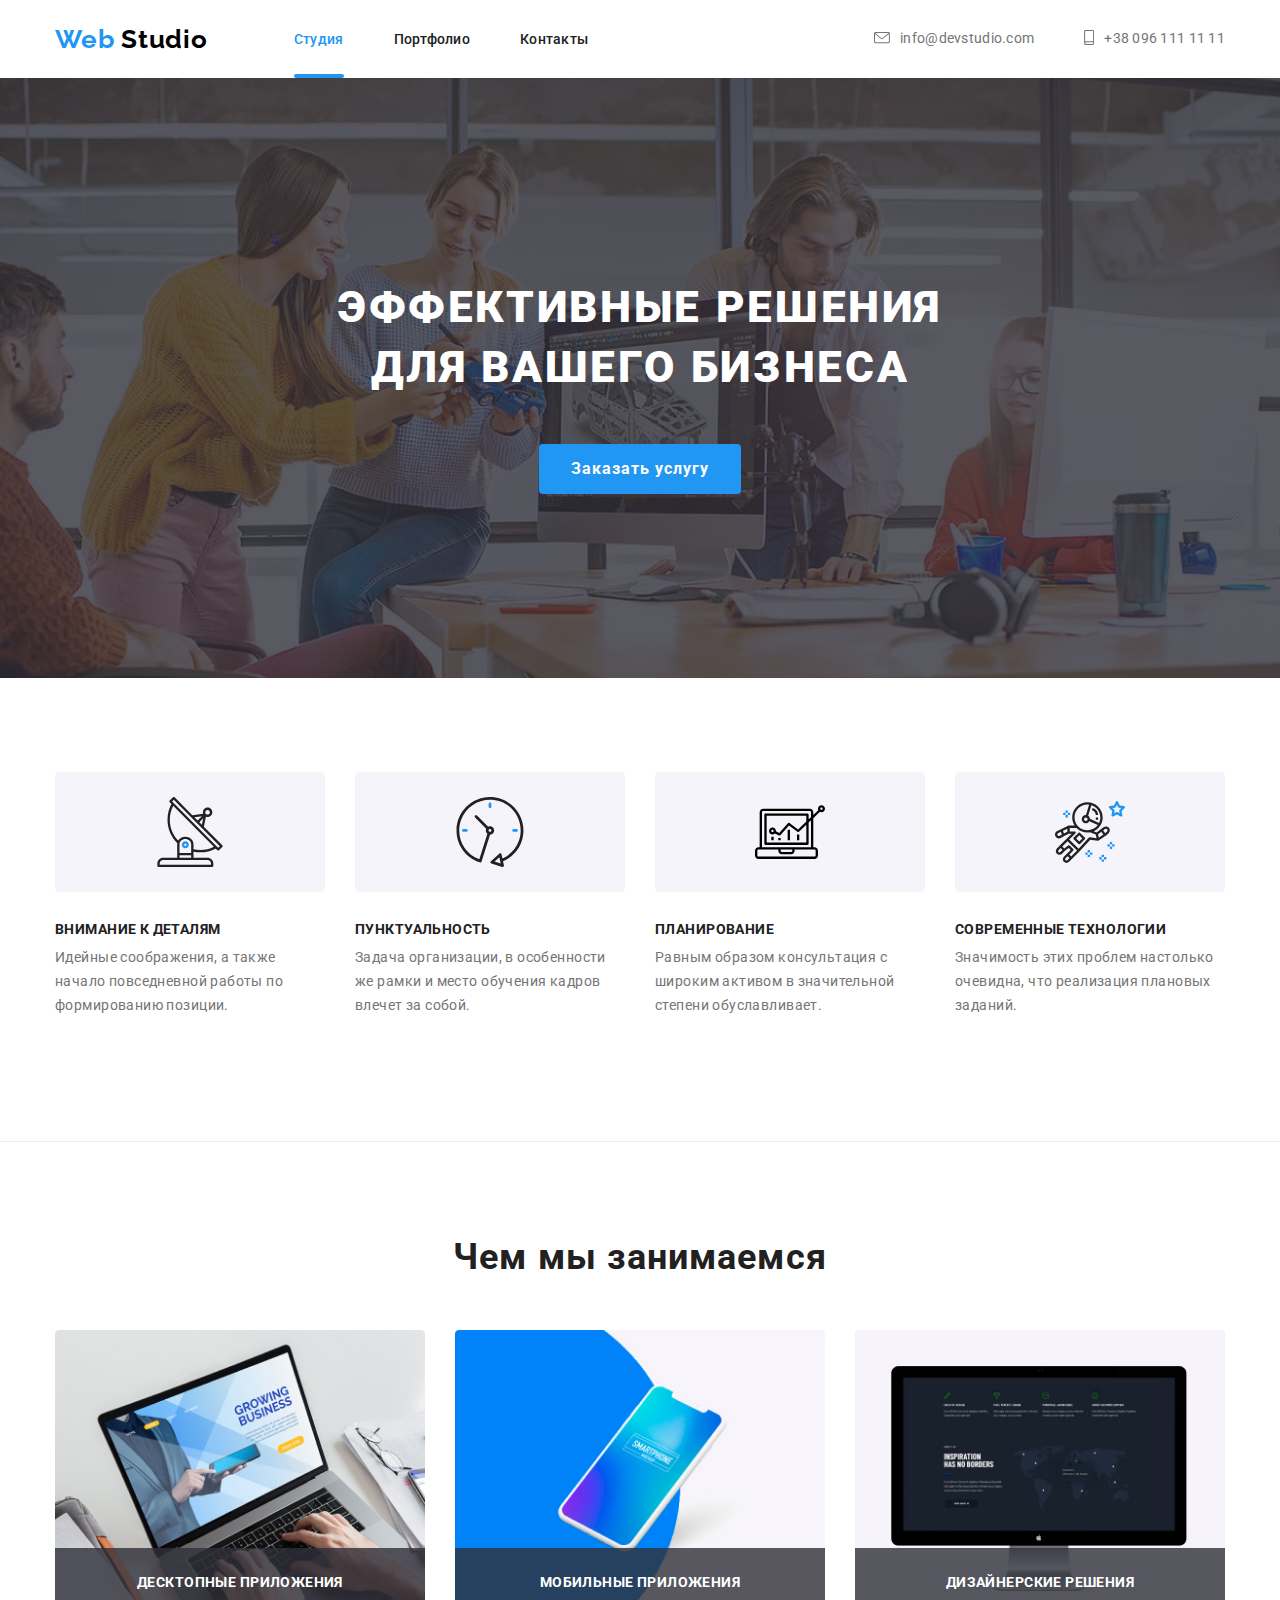
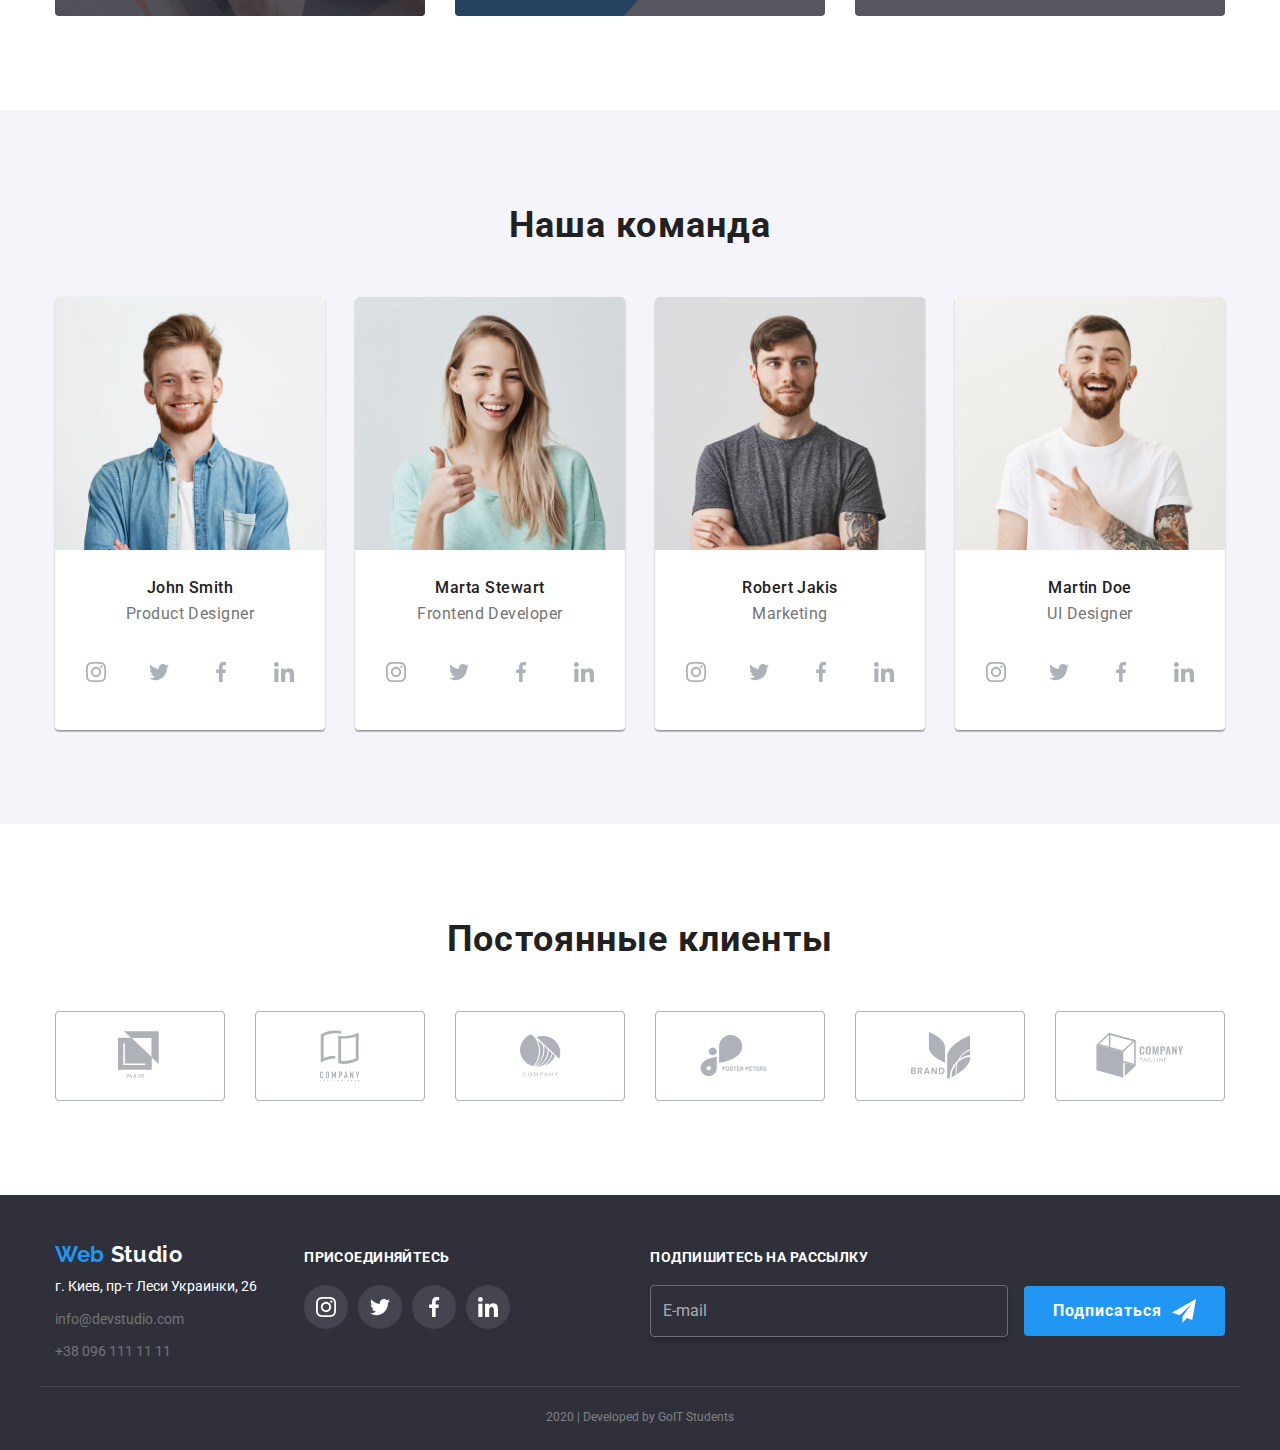
<file: index.html>
<!DOCTYPE html>
<html lang="ru">
  <head>
    <meta charset="UTF-8" />
    <meta name="viewport" content="width=device-width, initial-scale=1.0" />
    <title>Studiya</title>
    <link
      href="https://fonts.googleapis.com/css2?family=Raleway:wght@700&family=Roboto:wght@400;500;700;900&display=swap"
      rel="stylesheet"
    />
    <link
      rel="stylesheet"
      href="https://cdnjs.cloudflare.com/ajax/libs/modern-normalize/0.6.0/modern-normalize.min.css"
    />
    <link rel="stylesheet" href="./css/styles.css" />
    <link rel="stylesheet" href="./css/main.css" />
  </head>
  <body>
    <!--Шапка сайта-->
    <header class="page-header">
      <nav class="container main-nav">
        <a href="./index.html" class="logo link">
          <span class="logo-web">Web</span>
          <span class="logo-studio">Studio</span>
        </a>
        <ul class="site-nav list">
          <li class="studio item">
            <a href="./index.html" class="link current">Студия</a>
          </li>
          <li class="portfolio item">
            <a href="./portfolio.html" class="link">Портфолио</a>
          </li>
          <li class="contact item">
            <a href="" class="link">Контакты </a>
          </li>
        </ul>
        <ul class="cont-nav list">
          <li class="item">
            <a href="mailto:info@devstudio.com" class="mail link">
              <svg class="icon-mail" width="16" height="12">
                <use href="./img/symbol-defs.svg#icon-email"></use>
              </svg>
              info@devstudio.com</a
            >
          </li>
          <li class="item">
            <a href="tel:+380961111111" class="phone link">
              <svg class="icon-phone" width="10" height="15">
                <use href="./img/symbol-defs.svg#icon-phone"></use>
              </svg>
              +38 096 111 11 11</a
            >
          </li>
        </ul>
      </nav>
    </header>
    <main>
      <!-- Герой -->
      <section class="hero overlay">
        <div class="hero-item">
          <h1 class="hero-title">эффективные решения для вашего бизнеса</h1>
          <button class="button primary" data-open-modal>
            Заказать услугу
          </button>
        </div>
      </section>
      <!--Преимущества-->
      <section class="section advant">
        <div class="container">
          <h2 class="visually-hidden">Преимущества</h2>
          <ul class="advant-list list">
            <li class="advant-element">
              <div class="advant-item">
                <svg class="icon-advant">
                  <use href="./img/symbol-defs.svg#icon-antenna"></use>
                </svg>
              </div>
              <h3 class="advant-title">Внимание к деталям</h3>
              <p class="advant-text">
                Идейные соображения, а также начало повседневной работы по
                формированию позиции.
              </p>
            </li>
            <li class="advant-element">
              <div class="advant-item">
                <svg class="icon-advant">
                  <use href="./img/symbol-defs.svg#icon-clock"></use>
                </svg>
              </div>
              <h3 class="advant-title">Пунктуальность</h3>
              <p class="advant-text">
                Задача организации, в особенности же рамки и место обучения
                кадров влечет за собой.
              </p>
            </li>
            <li class="advant-element">
              <div class="advant-item">
                <svg class="icon-advant">
                  <use href="./img/symbol-defs.svg#icon-diagram"></use>
                </svg>
              </div>
              <h3 class="advant-title">Планирование</h3>
              <p class="advant-text">
                Равным образом консультация с широким активом в значительной
                степени обуславливает.
              </p>
            </li>
            <li class="advant-element">
              <div class="advant-item">
                <svg class="icon-advant">
                  <use href="./img/symbol-defs.svg#icon-astronaut"></use>
                </svg>
              </div>
              <h3 class="advant-title">Современные технологии</h3>
              <p class="advant-text">
                Значимость этих проблем настолько очевидна, что реализация
                плановых заданий.
              </p>
            </li>
          </ul>
        </div>
      </section>
      <!-- Чем мы занимаемся -->
      <section class="section doing">
        <div class="container">
          <h2>Чем мы занимаемся</h2>
          <ul class="doing-list list">
            <li class="doing-element">
              <div>
                <a href="">
                  <img
                    src="./img/studiya/desktop_applications.jpg"
                    alt="Десктопные приложения"
                    width="370"
                    height="294"
                  />
                </a>
                <p class="doing-text">
                  Десктопные приложения
                </p>
              </div>
            </li>
            <li class="doing-element">
              <a href="">
                <img
                  src="./img/studiya/mobile_applications.jpg"
                  alt="Мобильные приложения"
                  width="370"
                  height="294"
                />
              </a>
              <p class="doing-text">
                Мобильные приложения
              </p>
            </li>
            <li class="doing-element">
              <a href="">
                <img
                  src="./img/studiya/designe_applications.jpg"
                  alt="Дизайнерские решения"
                  width="370"
                  height="294"
                />
              </a>
              <p class="doing-text">
                Дизайнерские решения
              </p>
            </li>
          </ul>
        </div>
      </section>
      <!--Команда-->
      <section class="section team">
        <div class="container Team">
          <h2>Наша команда</h2>
          <ul class="team-list list">
            <li class="team-element">
              <img
                src="./img/studiya/john_smith.jpg"
                alt="На фото Джон Смит"
                width="270"
                height="260"
              />
              <h3 class="team-title">John Smith</h3>
              <p class="team-position">
                Product Designer
              </p>
              <ul class="slinks list">
                <li class="link-slink">
                  <a href="" class="slinks-item" aria-label="Инстаграм">
                    <svg class="icon-slink">
                      <use href="./img/symbol-defs.svg#icon-instagram"></use>
                    </svg>
                  </a>
                </li>
                <li class="link-slink">
                  <a href="" class="slinks-item" aria-label="Твитер">
                    <svg class="icon-slink">
                      <use href="./img/symbol-defs.svg#icon-twitter1"></use>
                    </svg>
                  </a>
                </li>
                <li class="link-slink">
                  <a href="" class="slinks-item" aria-label="Фейсбук">
                    <svg class="icon-slink">
                      <use href="./img/symbol-defs.svg#icon-facebook"></use>
                    </svg>
                  </a>
                </li>
                <li class="link-slink">
                  <a href="" class="slinks-item" aria-label="Линкедин">
                    <svg class="icon-slink">
                      <use href="./img/symbol-defs.svg#icon-linkedin"></use>
                    </svg>
                  </a>
                </li>
              </ul>
            </li>
            <li class="team-element">
              <img
                src="./img/studiya/marta_stewart.jpg"
                alt="На фото Марта Стевант"
                width="270"
                height="260"
              />
              <h3 class="team-title">Marta Stewart</h3>
              <p class="team-position">
                Frontend Developer
              </p>
              <ul class="slinks list">
                <li class="link-slink">
                  <a href="" class="slinks-item" aria-label="Инстаграм">
                    <svg class="icon-slink">
                      <use href="./img/symbol-defs.svg#icon-instagram"></use>
                    </svg>
                  </a>
                </li>
                <li class="link-slink">
                  <a href="" class="slinks-item" aria-label="Твитер">
                    <svg class="icon-slink">
                      <use href="./img/symbol-defs.svg#icon-twitter1"></use>
                    </svg>
                  </a>
                </li>
                <li class="link-slink">
                  <a href="" class="slinks-item" aria-label="Фейсбук">
                    <svg class="icon-slink">
                      <use href="./img/symbol-defs.svg#icon-facebook"></use>
                    </svg>
                  </a>
                </li>
                <li class="link-slink">
                  <a href="" class="slinks-item" aria-label="Линкедин">
                    <svg class="icon-slink">
                      <use href="./img/symbol-defs.svg#icon-linkedin"></use>
                    </svg>
                  </a>
                </li>
              </ul>
            </li>
            <li class="team-element">
              <img
                src="./img/studiya/robert_jakis.jpg"
                alt="На фото Роберт Джакис"
                width="270"
                height="260"
              />
              <h3 class="team-title">Robert Jakis</h3>
              <p class="team-position">
                Marketing
              </p>
              <ul class="slinks list">
                <li class="link-slink">
                  <a href="" class="slinks-item" aria-label="Инстаграм">
                    <svg class="icon-slink">
                      <use href="./img/symbol-defs.svg#icon-instagram"></use>
                    </svg>
                  </a>
                </li>
                <li class="link-slink">
                  <a href="" class="slinks-item" aria-label="Твитер">
                    <svg class="icon-slink" width="20" height="20">
                      <use href="./img/symbol-defs.svg#icon-twitter1"></use>
                    </svg>
                  </a>
                </li>
                <li class="link-slink">
                  <a href="" class="slinks-item" aria-label="Фейсбук">
                    <svg class="icon-slink" width="20" height="20">
                      <use href="./img/symbol-defs.svg#icon-facebook"></use>
                    </svg>
                  </a>
                </li>
                <li class="link-slink">
                  <a href="" class="slinks-item" aria-label="Линкедин">
                    <svg class="icon-slink">
                      <use href="./img/symbol-defs.svg#icon-linkedin"></use>
                    </svg>
                  </a>
                </li>
              </ul>
            </li>
            <li class="team-element">
              <img
                src="./img/studiya/martin_doe.jpg"
                alt="На фото Мартин Дое"
                width="270"
                height="260"
              />
              <h3 class="team-title">Martin Doe</h3>
              <p class="team-position">
                UI Designer
              </p>
              <ul class="slinks list">
                <li class="link-slink">
                  <a href="" class="slinks-item" aria-label="Инстаграм">
                    <svg class="icon-slink">
                      <use href="./img/symbol-defs.svg#icon-instagram"></use>
                    </svg>
                  </a>
                </li>
                <li class="link-slink">
                  <a href="" class="slinks-item" aria-label="Твитер">
                    <svg class="icon-slink">
                      <use href="./img/symbol-defs.svg#icon-twitter1"></use>
                    </svg>
                  </a>
                </li>
                <li class="link-slink">
                  <a href="" class="slinks-item" aria-label="Фейсбук">
                    <svg class="icon-slink">
                      <use href="./img/symbol-defs.svg#icon-facebook"></use>
                    </svg>
                  </a>
                </li>
                <li class="link-slink">
                  <a href="" class="slinks-item" aria-label="Линкедин">
                    <svg class="icon-slink">
                      <use href="./img/symbol-defs.svg#icon-linkedin"></use>
                    </svg>
                  </a>
                </li>
              </ul>
            </li>
          </ul>
        </div>
      </section>

      <!--Клиенты-->
      <section class="section klient">
        <div class="container">
          <h2>Постоянные клиенты</h2>
          <ul class="klient-list list">
            <li class="klient-element">
              <a href="" class="klient-item">
                <svg class="icon-klient" width="45" height="50">
                  <use href="./img/symbol-defs.svg#icon-client1"></use>
                </svg>
              </a>
            </li>
            <li class="klient-element">
              <a href="" class="klient-item">
                <svg class="icon-klient" width="40" height="52">
                  <use href="./img/symbol-defs.svg#icon-client2"></use>
                </svg>
                <!-- <img src="./img/studiya/client2.svg" alt="Клиент2" /> -->
              </a>
            </li>
            <li class="klient-element">
              <a href="" class="klient-item">
                <svg class="icon-klient" width="41" height="43">
                  <use href="./img/symbol-defs.svg#icon-client3"></use>
                </svg>
                <!-- <img src="./img/studiya/client3.svg" alt="Клиент3" /> -->
              </a>
            </li>
            <li class="klient-element">
              <a href="" class="klient-item">
                <svg class="icon-klient" width="80" height="42">
                  <use href="./img/symbol-defs.svg#icon-client4"></use>
                </svg>
                <!-- <img src="./img/studiya/client4.svg" alt="Клиент4" /> -->
              </a>
            </li>
            <li class="klient-element">
              <a href="" class="klient-item">
                <svg class="icon-klient" width="59" height="47">
                  <use href="./img/symbol-defs.svg#icon-client5"></use>
                </svg>
                <!-- <img src="./img/studiya/client5.svg" alt="Клиент5" /> -->
              </a>
            </li>
            <li class="klient-element">
              <a href="" class="klient-item">
                <svg class="icon-klient" width="88" height="45">
                  <use href="./img/symbol-defs.svg#icon-client6"></use>
                </svg>
                <!-- <img src="./img/studiya/client6.svg" alt="Клиент6" /> -->
              </a>
            </li>
          </ul>
        </div>
      </section>
      <!-- Модальное окно и форма "Заказать услугу" -->
      <div class="backdrop is-hidden" data-backdrop>
        <div class="modal">
          <button class="modal-close" data-close-modal>
            <svg class="icon-modal-button">
              <use href="./img/symbol-defs.svg#icon-icon-btn-modal"></use>
            </svg>
          </button>
          <form class="form js-form" id="modal-form">
            <p class="form-text">Оставьте свои данные, мы вам перезвоним</p>
            <div class="form-container">
              <label class="form-field">
                <input
                  type="text"
                  name="name"
                  class="form-input"
                  placeholder=" "
                />
                <span class="label-text">Имя</span>
                <span class="icon-input">
                  <svg class="icon-person">
                    <use href="./img/symbol-defs.svg#icon-person-black"></use>
                  </svg>
                </span>
              </label>

              <label class="form-field">
                <input
                  type="tel"
                  name="tel"
                  class="form-input"
                  placeholder=" "
                />
                <span class="label-text">Телефон</span>
                <span class="icon-input">
                  <svg class="icon-person">
                    <use href="./img/symbol-defs.svg#icon-phone-black"></use>
                  </svg>
                </span>
              </label>

              <label class="form-field">
                <input
                  type="email"
                  name="mail"
                  class="form-input"
                  placeholder=" "
                />
                <span class="label-text">Почта</span>
                <span class="icon-input">
                  <svg class="icon-person">
                    <use href="./img/symbol-defs.svg#icon-email-black"></use>
                  </svg>
                </span>
              </label>

              <label class="form-field">
                <textarea
                  name="comment"
                  placeholder=" "
                  class="form-input comment"
                ></textarea>
                <span class="label-text comment">Комментарий</span>
              </label>
            </div>
            <div class="form-policy">
              <label class="policy-text">
                <input type="checkbox" name="policy" class="policy-checkbox" />
                <span class="icon-checkbox"></span>
                Согласен с рассылкой и принимаю
                <a target="_blank" href="#" class="policy-text policy-link"
                  >Условия договора</a
                >
              </label>
            </div>
            <button type="submit" class="modal-button">Отправить</button>
          </form>
        </div>
      </div>
    </main>
    <!--Футер-->
    <footer>
      <div class="container page-footer">
        <div class="footer-address">
          <a href="./index.html" class="logo-footer link">
            <span class="logo-web">Web</span>
            <span class="logo-foot">Studio</span>
          </a>
          <address class="address-container">
            <p class="add">г. Киев, пр-т Леси Украинки, 26</p>
            <a href="mailto:info@devstudio.com" class="add-link link"
              >info@devstudio.com</a
            ><br />
            <a href="tel:+380961111111" class="add-link link"
              >+38 096 111 11 11</a
            >
          </address>
        </div>
        <div class="footer-slikns">
          <p class="slikns-text">присоединяйтесь</p>
          <ul class="slikns-list list">
            <li class="slikns-links">
              <a href="" class="icon-slinks" aria-label="Ссылка на instagram ">
                <svg class="icon-slink">
                  <use href="./img/symbol-defs.svg#icon-instagram"></use>
                </svg>
              </a>
            </li>
            <li class="slikns-links">
              <a href="" class="icon-slinks" aria-label="Ссылка на twitter ">
                <svg class="icon-slink">
                  <use href="./img/symbol-defs.svg#icon-twitter1"></use>
                </svg>
              </a>
            </li>
            <li class="slikns-links">
              <a href="" class="icon-slinks" aria-label="Ссылка на facebook ">
                <svg class="icon-slink">
                  <use href="./img/symbol-defs.svg#icon-facebook"></use>
                </svg>
              </a>
            </li>
            <li class="slikns-links">
              <a href="" class="icon-slinks" aria-label="Ссылка на linkedln ">
                <svg class="icon-slink">
                  <use href="./img/symbol-defs.svg#icon-linkedin"></use>
                </svg>
              </a>
            </li>
          </ul>
        </div>
        <div class="footer-subscription">
          <p class="slikns-text">подпишитесь на рассылку</p>
          <div class="sub-container">
            <form class="js-form" id="footer-form">
              <input type="email" class="email-input" placeholder="E-mail" />
              <button type="submit" class="button-secondary">
                Подписаться
                <svg class="icon-button" width="24" height="24">
                  <use href="./img/symbol-defs.svg#icon-icon_send"></use>
                </svg>
              </button>
            </form>
          </div>
        </div>
      </div>
      <p class="copyringht container">2020 | Developed by GoIT Students</p>
    </footer>
    <!-- Javascript для модального окна -->
    <script>
      const refs = {
        openModalBtn: document.querySelector('[data-open-modal]'),
        closeModalBtn: document.querySelector('[data-close-modal]'),
        backdrop: document.querySelector('[data-backdrop]'),
      };

      refs.openModalBtn.addEventListener('click', toggleModal);
      refs.closeModalBtn.addEventListener('click', toggleModal);

      refs.backdrop.addEventListener('click', logBackdropClick);

      function toggleModal() {
        refs.backdrop.classList.toggle('is-hidden');
      }

      function logBackdropClick() {
        console.log('Это клик в бекдроп');
      }
    </script>
    <!-- Javascript для модальной формы  -->
    <script>
      (() => {
        document.querySelector('.js-form').addEventListener('submit', e => {
          e.preventDefault();

          new FormData(e.currentTarget).forEach((value, name) =>
            console.log(`${name}: ${value}`),
          );

          e.currentTarget.reset();
        });
      })();
    </script>
  </body>
</html>
</file>
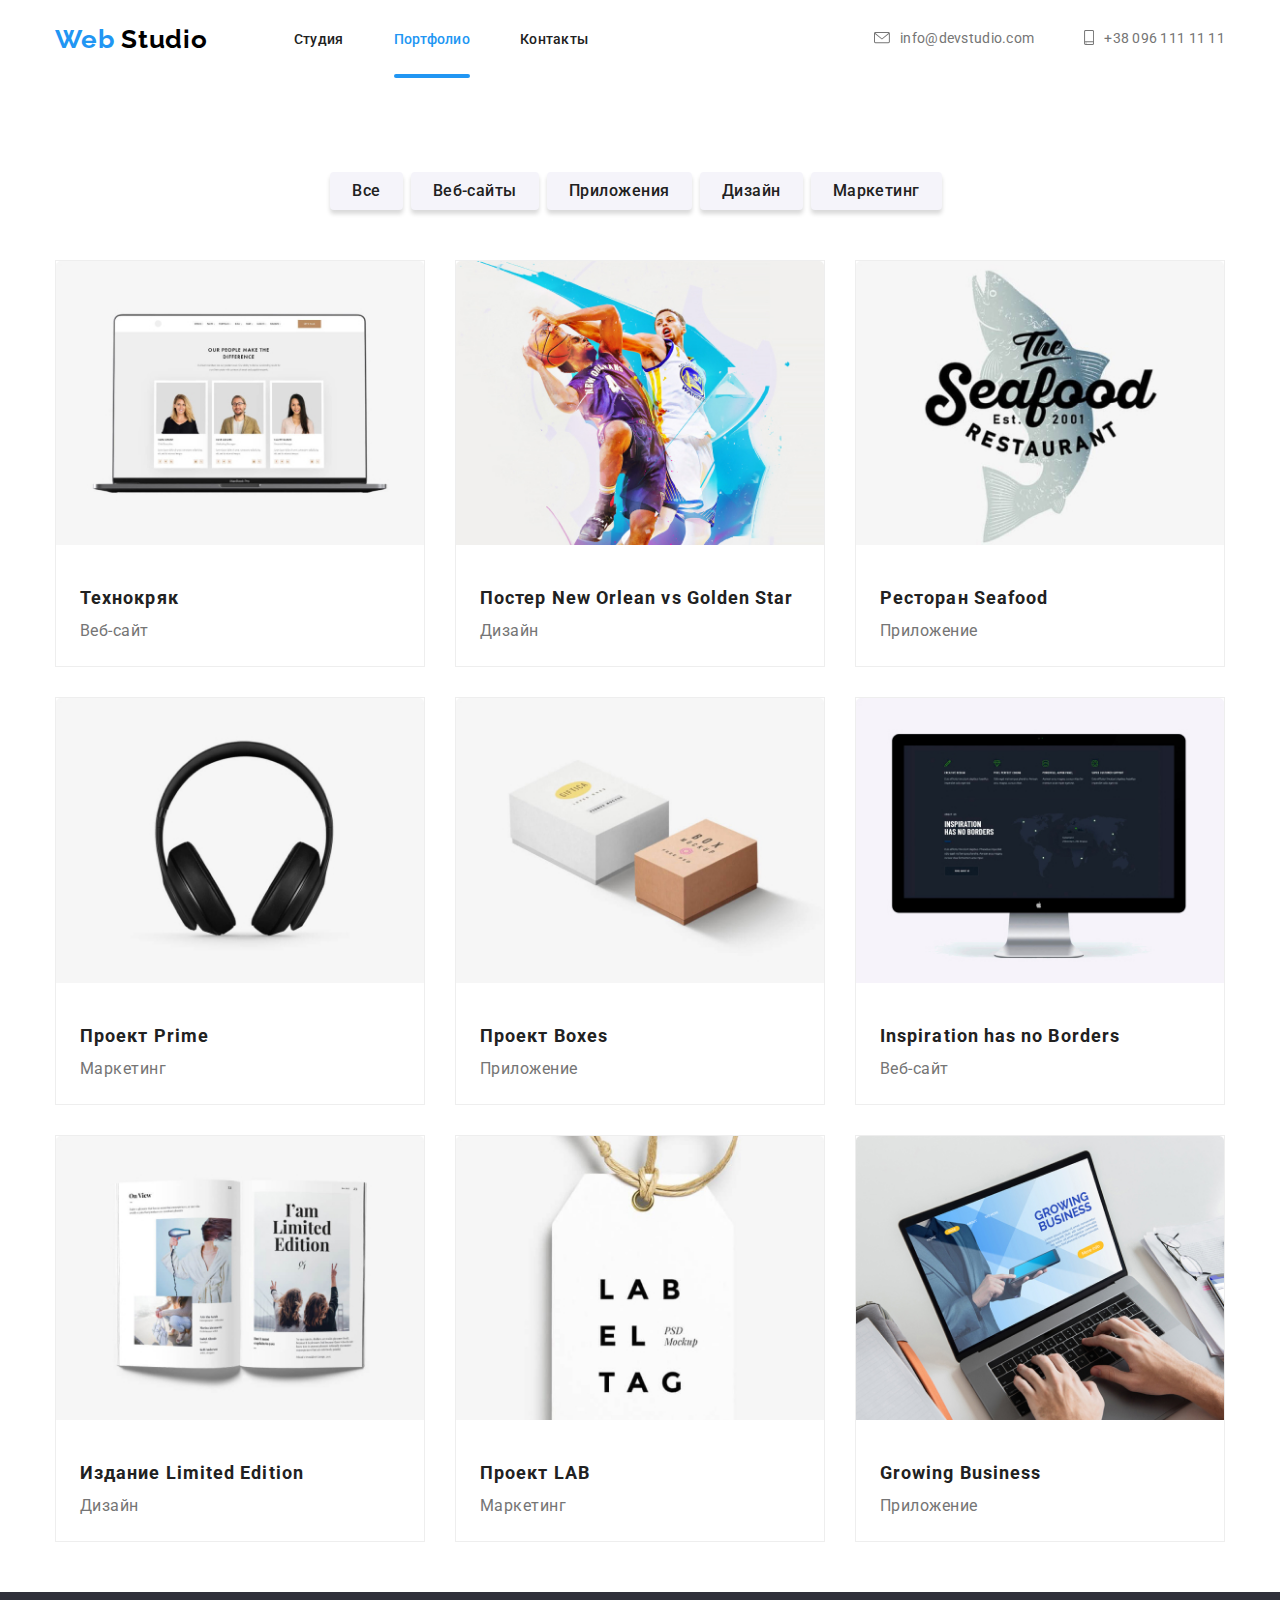
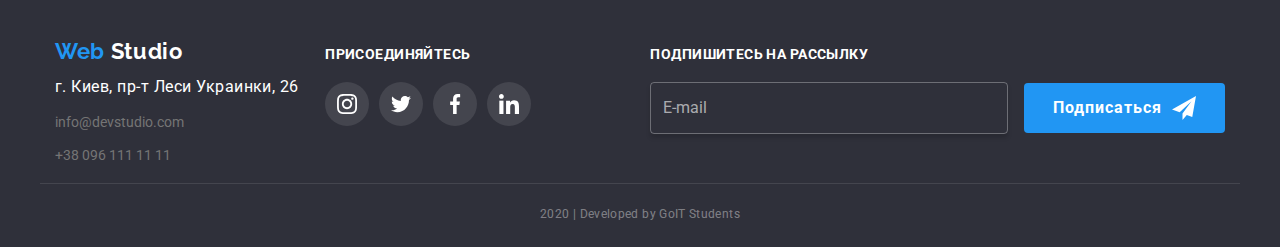
<file: portfolio.html>
<!DOCTYPE html>
<html lang="ru">
  <head>
    <meta charset="UTF-8" />
    <meta name="viewport" content="width=device-width, initial-scale=1.0" />
    <title>Portfolio</title>
    <link
      href="https://fonts.googleapis.com/css2?family=Raleway:wght@700&family=Roboto:wght@400;500;700;900&display=swap"
      rel="stylesheet"
    />
    <link
      rel="stylesheet"
      href="https://cdnjs.cloudflare.com/ajax/libs/modern-normalize/0.6.0/modern-normalize.min.css"
    />
    <link rel="stylesheet" href="./css/main.css" />
    <link rel="stylesheet" href="./css/portfolio.css" />
  </head>
  <body>
    <!--Шапка сайта-->
    <header class="page-header">
      <nav class="container main-nav">
        <a href="./index.html" class="logo link">
          <span class="logo-web">Web</span>
          <span class="logo-studio">Studio</span>
        </a>

        <ul class="site-nav list">
          <li class="studio item">
            <a href="./index.html" class="link">Студия</a>
          </li>
          <li class="portfolio item">
            <a href="./portfolio.html" class="link current">Портфолио</a>
          </li>
          <li class="contact item"><a href="" class="link">Контакты </a></li>
        </ul>

        <ul class="cont-nav list">
          <li class="item">
            <a href="mailto:info@devstudio.com" class="mail link">
              <svg class="icon-mail" width="16" height="12">
                <use href="./img/symbol-defs.svg#icon-email"></use>
              </svg>
              info@devstudio.com</a
            >
          </li>
          <li class="item">
            <a href="tel:+380961111111" class="phone link">
              <svg class="icon-phone" width="10" height="15">
                <use href="./img/symbol-defs.svg#icon-phone"></use>
              </svg>
              +38 096 111 11 11</a
            >
          </li>
        </ul>
      </nav>
    </header>
    <main>
      <section class="section project">
        <div class="container">
          <h1 class="visually-hidden">Наши проекты</h1>
          <ul class="project list">
            <li><button type="button" class="button">Все</button></li>
            <li>
              <button type="button" class="button">Веб-сайты</button>
            </li>
            <li>
              <button type="button" class="button">Приложения</button>
            </li>
            <li>
              <button type="button" class="button">Дизайн</button>
            </li>
            <li>
              <button type="button" class="button">Маркетинг</button>
            </li>
          </ul>
          <ul class="description list">
            <li class="description-item">
              <a href="" class="link-text">
                <div class="description-element">
                  <img
                    src="./img/portfolio/tehnokryak.jpg"
                    alt="Технокряк"
                    width="370"
                    height="294"
                  />
                  <p class="description-text">
                    Технокряк это современная площадка распространения
                    коронавируса.Компании используют эту платформу для цифрового
                    шпионажа и атак на защищённые сервера конкурентов.
                  </p>
                </div>
                <div class="project-title">
                  <h2>Технокряк</h2>
                  <p>
                    Веб-сайт
                  </p>
                </div>
              </a>
            </li>
            <li class="description-item">
              <a href="" class="link-text">
                <div class="description-element">
                  <img
                    src="./img/portfolio/poster_new_golden_starts.jpg"
                    alt="Два баскетболиста"
                    width="370"
                    height="294"
                  />
                  <p class="description-text">
                    Технокряк это современная площадка распространения
                    коронавируса.Компании используют эту платформу для цифрового
                    шпионажа и атак на защищённые сервера конкурентов.
                  </p>
                </div>
                <div class="project-title">
                  <h2>Постер New Orlean vs Golden Star</h2>
                  <p>Дизайн</p>
                </div>
              </a>
            </li>
            <li class="description-item">
              <a href="" class="link-text">
                <div class="description-element">
                  <img
                    src="./img/portfolio/seafood.jpg"
                    alt="Рыба"
                    width="370"
                    height="294"
                  />
                  <p class="description-text">
                    Технокряк это современная площадка распространения
                    коронавируса.Компании используют эту платформу для цифрового
                    шпионажа и атак на защищённые сервера конкурентов.
                  </p>
                </div>
                <div class="project-title">
                  <h2>Ресторан Seafood</h2>
                  <p>Приложение</p>
                </div>
              </a>
            </li>
            <li class="description-item">
              <a href="" class="link-text">
                <div class="description-element">
                  <img
                    src="./img/portfolio/project_prime.jpg"
                    alt="Наушники"
                    width="370"
                    height="294"
                  />
                  <p class="description-text">
                    Технокряк это современная площадка распространения
                    коронавируса.Компании используют эту платформу для цифрового
                    шпионажа и атак на защищённые сервера конкурентов.
                  </p>
                </div>
                <div class="project-title">
                  <h2>Проект Prime</h2>
                  <p>Маркетинг</p>
                </div>
              </a>
            </li>
            <li class="description-item">
              <a href="" class="link-text">
                <div class="description-element">
                  <img
                    src="./img/portfolio/progect_boxes.jpg"
                    alt="Два картонных коробка"
                    width="370"
                    height="294"
                  />
                  <p class="description-text">
                    Технокряк это современная площадка распространения
                    коронавируса.Компании используют эту платформу для цифрового
                    шпионажа и атак на защищённые сервера конкурентов.
                  </p>
                </div>
                <div class="project-title">
                  <h2>Проект Boxes</h2>
                  <p>Приложение</p>
                </div>
              </a>
            </li>
            <li class="description-item">
              <a href="" class="link-text">
                <div class="description-element">
                  <img
                    src="./img/portfolio/inspiration_has_no_borders.jpg"
                    alt="Монитор"
                    width="370"
                    height="294"
                  />
                  <p class="description-text">
                    Технокряк это современная площадка распространения
                    коронавируса.Компании используют эту платформу для цифрового
                    шпионажа и атак на защищённые сервера конкурентов.
                  </p>
                </div>
                <div class="project-title">
                  <h2>Inspiration has no Borders</h2>
                  <p>
                    Веб-сайт
                  </p>
                </div>
              </a>
            </li>
            <li class="description-item">
              <a href="" class="link-text">
                <div class="description-element">
                  <img
                    src="./img/portfolio/limited_edition.jpg"
                    alt="Книга"
                    width="370"
                    height="294"
                  />
                  <p class="description-text">
                    Технокряк это современная площадка распространения
                    коронавируса.Компании используют эту платформу для цифрового
                    шпионажа и атак на защищённые сервера конкурентов.
                  </p>
                </div>
                <div class="project-title">
                  <h2>Издание Limited Edition</h2>
                  <p>
                    Дизайн
                  </p>
                </div>
              </a>
            </li>
            <li class="description-item">
              <a href="" class="link-text">
                <div class="description-element">
                  <img
                    src="./img/portfolio/project_lab.jpg"
                    alt="Проект лаб"
                    width="370"
                    height="294"
                  />
                  <p class="description-text">
                    Технокряк это современная площадка распространения
                    коронавируса.Компании используют эту платформу для цифрового
                    шпионажа и атак на защищённые сервера конкурентов.
                  </p>
                </div>
                <div class="project-title">
                  <h2>Проект LAB</h2>
                  <p>
                    Маркетинг
                  </p>
                </div>
              </a>
            </li>
            <li class="description-item">
              <a href="" class="link-text">
                <div class="description-element">
                  <img
                    src="./img/portfolio/growing_business.jpg"
                    alt="Ноутбук"
                    width="370"
                    height="294"
                  />
                  <p class="description-text">
                    Технокряк это современная площадка распространения
                    коронавируса.Компании используют эту платформу для цифрового
                    шпионажа и атак на защищённые сервера конкурентов.
                  </p>
                </div>
                <div class="project-title">
                  <h2>Growing Business</h2>
                  <p>
                    Приложение
                  </p>
                </div>
              </a>
            </li>
          </ul>
        </div>
      </section>
    </main>
    <footer>
      <div class="container page-footer">
        <div class="footer-address">
          <a href="./index.html" class="logo-footer link">
            <span class="logo-web">Web</span>
            <span class="logo-foot">Studio</span>
          </a>
          <address class="address-container">
            <p class="add">г. Киев, пр-т Леси Украинки, 26</p>
            <a href="mailto:info@devstudio.com" class="add-link link"
              >info@devstudio.com</a
            ><br />
            <a href="tel:+380961111111" class="add-link link"
              >+38 096 111 11 11</a
            >
          </address>
        </div>
        <div class="footer-slikns">
          <p class="slikns-text">присоединяйтесь</p>
          <ul class="slikns-list list">
            <li class="slikns-links">
              <a href="" class="icon-slinks" aria-label="Ссылка на instagram ">
                <svg class="icon-slink">
                  <use href="./img/symbol-defs.svg#icon-instagram"></use>
                </svg>
              </a>
            </li>
            <li class="slikns-links">
              <a href="" class="icon-slinks" aria-label="Ссылка на twitter ">
                <svg class="icon-slink">
                  <use href="./img/symbol-defs.svg#icon-twitter1"></use>
                </svg>
              </a>
            </li>
            <li class="slikns-links">
              <a href="" class="icon-slinks" aria-label="Ссылка на facebook ">
                <svg class="icon-slink">
                  <use href="./img/symbol-defs.svg#icon-facebook"></use>
                </svg>
              </a>
            </li>
            <li class="slikns-links">
              <a href="" class="icon-slinks" aria-label="Ссылка на linkedln ">
                <svg class="icon-slink">
                  <use href="./img/symbol-defs.svg#icon-linkedin"></use>
                </svg>
              </a>
            </li>
          </ul>
        </div>
        <div class="footer-subscription">
          <p class="slikns-text">подпишитесь на рассылку</p>
          <div class="sub-container">
            <form class="js-form" id="footer-form">
              <input type="email" class="email-input" placeholder="E-mail" />
              <button type="submit" class="button-secondary">
                Подписаться
                <svg class="icon-button" width="24" height="24">
                  <use href="./img/symbol-defs.svg#icon-icon_send"></use>
                </svg>
              </button>
            </form>
          </div>
        </div>
      </div>
      <p class="copyringht container">2020 | Developed by GoIT Students</p>
    </footer>
  </body>
</html>
</file>
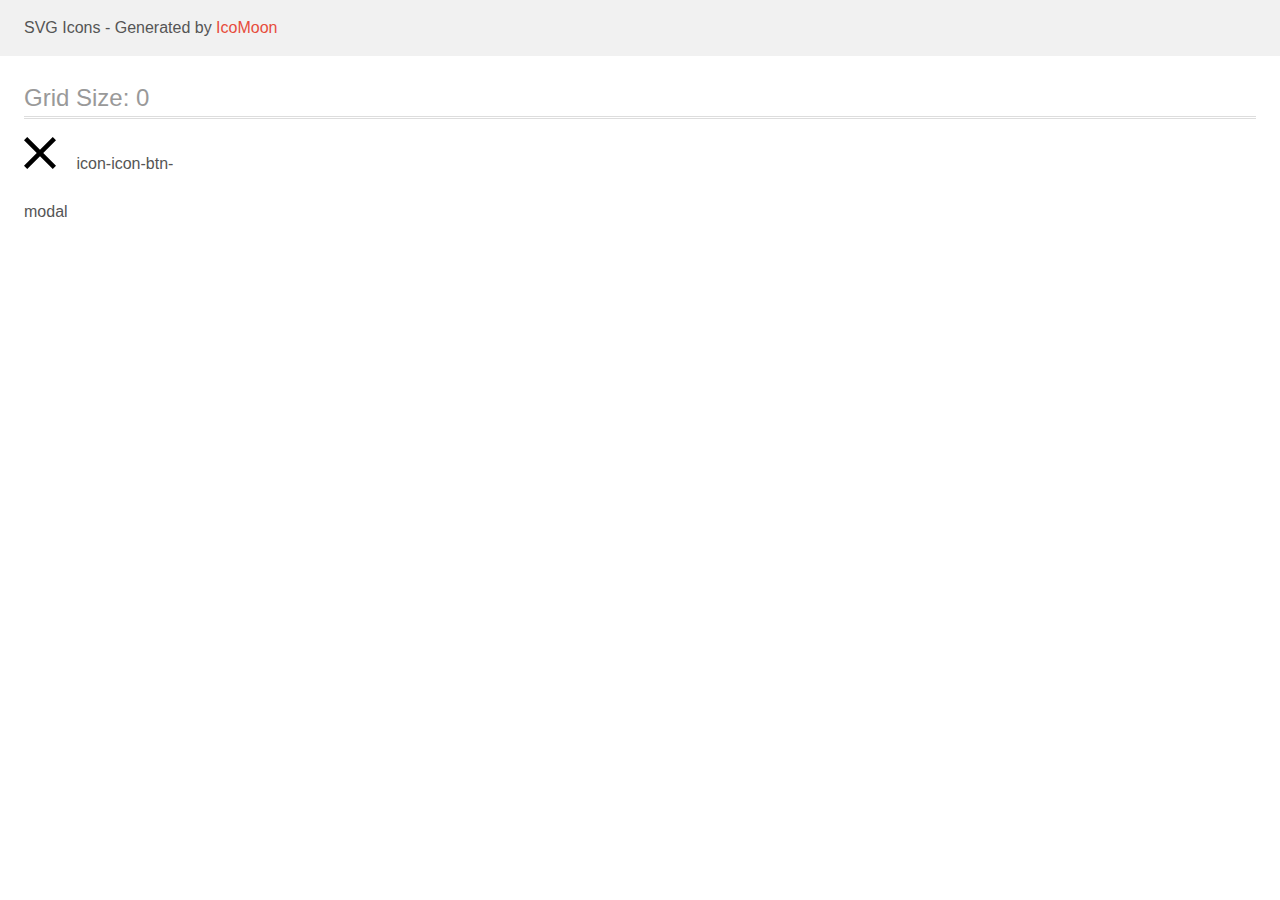
<file: img/icomoon (1)/demo.html>
<!doctype html>
<html>
<head>
    <title>IcoMoon - SVG Icons</title>
    <meta charset="utf-8">
    <meta name="viewport" content="width=device-width, initial-scale=1">
    <link rel="stylesheet" href="demo-files/demo.css">
    <link rel="stylesheet" href="style.css">
</head>
<body>
<svg aria-hidden="true" style="position: absolute; width: 0; height: 0; overflow: hidden;" version="1.1" xmlns="http://www.w3.org/2000/svg" xmlns:xlink="http://www.w3.org/1999/xlink">
<defs>
<symbol id="icon-icon-btn-modal" viewBox="0 0 32 32">
<path d="M32 3.223l-3.223-3.223-12.777 12.777-12.777-12.777-3.223 3.223 12.777 12.777-12.777 12.777 3.223 3.223 12.777-12.777 12.777 12.777 3.223-3.223-12.777-12.777 12.777-12.777z"></path>
</symbol>
</defs>
</svg>

<header class="bgc1 clearfix">
<div class="mhl">
    <p>SVG Icons - Generated by <a href="https://icomoon.io/app">IcoMoon</a></p>
</div>
</header>
    <div class="clearfix mhl ptl">
        <h1 class="mvm mtn fgc1">Grid Size: 0</h1>
        <div class="glyph fs1">
            <div class="clearfix pbs">
                <svg class="icon icon-icon-btn-modal"><use xlink:href="#icon-icon-btn-modal"></use></svg><span class="name"> icon-icon-btn-modal</span>
            </div>
        </div>
  </div>
<script defer src="svgxuse.js"></script>
</body>
</html>
</file>
<file: css/styles.css>
/* основной цвет + номер телефона в шапке #757575 */
/* цвет акцент #2196F3 */
/* белый #ffffff */
/* цвет заголовков #212121 */
/* футер rgba(255,255,255,0.6) */

body {
  font-family: Roboto, sans-serif;
  background-color: var(--accent-color);
  color: var(--primary-text-color);
}
/* Навигация сайта */
.site-nav .link {
  font-weight: 500;
  font-size: 14px;
  line-height: 1;
  letter-spacing: 0.02em;
  color: var(--title-text-color);
}
.link:hover,
.studio :hover,
.portfolio:hover,
.contact:hover {
  color: var(--accent-text-color);
}

/* Герой */

.hero {
  background-color: rgba(47, 48, 58, 0.8);
  /* outline: 2px solid tomato; */
  text-align: center;
  padding-top: 0;
  padding-bottom: 0;
}
.hero-item {
  margin-left: auto;
  margin-right: auto;
  padding-top: 200px;
  text-align: center;
}
.hero-title {
  width: 646px;
  margin-right: auto;
  margin-left: auto;
  margin-top: 0;
  margin-bottom: 46px;
  font-weight: 900;
  font-size: 44px;
  line-height: 1.36;
  letter-spacing: 0.06em;
  text-transform: uppercase;
  color: var(--primary-white-color);
}
/* Фон с градиентом в секции герой */
.overlay {
  max-width: 1600px;
  height: 600px;
  margin-right: auto;
  margin-left: auto;
  background-image: linear-gradient(
      to right,
      rgba(47, 48, 58, 0.8),
      rgba(47, 48, 58, 0.8)
    ),
    url('../img/studiya/header_img.jpg');
  background-position: center;
  background-repeat: no-repeat;
}
.button.primary {
  border: none;
  font-weight: 700;
  font-size: 16px;
  line-height: 1.87;
  align-items: center;
  letter-spacing: 0.06em;
  color: var(--primary-white-color);
  background-color: var(--accent-text-color);
  text-decoration: none;
  border-radius: 4px;
  padding: 10px 32px;
  display: inline-flex;
  min-width: 200px;
  transition: all 250ms cubic-bezier(0.4, 0, 0.2, 1);
}
.button.primary:hover {
  background-color: var(--primary-white-color);
  color: var(--accent-text-color);
}

/* Наши преимущества */
.list {
  display: flex;
  flex-wrap: wrap;
  align-items: center;
}
.section h2 {
  margin: 0 0 50px;
  font-weight: 700;
  font-size: 36px;
  line-height: 1.2;
  text-align: center;
  letter-spacing: 0.03em;
  color: var(--title-text-color);
}
.advant {
  border-bottom: 1px solid #ececec;
}
.advant-element {
  margin: 0px 0px 30px;
}
.advant-item {
  background-color: #f5f4fa;
  height: 120px;
  border-radius: 4px;
  display: flex;
  justify-content: center;
  align-items: center;
}

.advant-title {
  margin-top: 30px;
  margin-bottom: 10px;
  font-weight: 700;
  font-size: 14px;
  line-height: 1;
  letter-spacing: 0.03em;
  text-transform: uppercase;
  color: var(--title-text-color);
}
.advant-text {
  margin-top: 0;
  margin-bottom: 0px;
  font-weight: 400;
  font-size: 14px;
  line-height: 1.7;
  letter-spacing: 0.03em;
}
.advant-element:not(:last-child) {
  margin-right: 30px;
}
.icon-advant {
  width: 70px;
  height: 70px;
}
.list .advant-element {
  /* width: 270px; */
  width: calc((100% - 30px * 3) / 4);
}
.list .advant-list {
  display: flex;
}
/* Чем мы занимаемся */
.doing-text {
  position: absolute;
  bottom: 0;
  left: 0;
  width: 100%;
  margin-top: 0px;
  margin-bottom: 0px;
  padding: 27px;
  font-weight: 700;
  font-size: 14px;
  line-height: 1;
  text-align: center;
  letter-spacing: 0.03em;
  text-transform: uppercase;
  background: rgba(47, 48, 58, 0.8);
  border-radius: 0px 0px 4px 4px;
  color: var(--primary-white-color);
}
.doing-element:not(:last-child) {
  margin-right: 30px;
}
.list .doing-element {
  position: relative;
  width: calc((100% - 30px * 2) / 3);
  border-radius: 0px 0px 4px 4px;
}
/* Наша команда */
.team {
  background-color: var(--accent-section-color);
}
.team-position {
  margin-top: 0;
  margin-bottom: 28px;
  font-weight: 400;
  font-size: 16px;
  line-height: 1;
  letter-spacing: 0.03em;
  columns: var(--primary-text-color);
}
.team-title {
  margin-bottom: 10px;
  margin-top: 30px;
  font-weight: 500;
  font-size: 16px;
  line-height: 1;
  letter-spacing: 0.03em;
  color: var(--title-text-color);
}
.list .team-element {
  background-color: var(--primary-white-color);
  width: calc((100% - 30px * 3) / 4);
  text-align: center;
  box-shadow: 0px 2px 1px rgba(0, 0, 0, 0.2), 0px 1px 1px rgba(0, 0, 0, 0.14),
    0px 1px 3px rgba(0, 0, 0, 0.12);
  border-radius: 4px;
}
.team-element:not(:last-child) {
  margin-right: 30px;
}

.list .slinks {
  justify-content: space-evenly;
  padding-bottom: 36px;
}
/* Добавляет фон для иконок соц.сетей в секции Команда */
.slinks .slinks-item {
  display: flex;
  justify-content: center;
  align-items: center;
  height: 44px;
  width: 44px;
  background-color: #ffffff;
  border-radius: 50%;
  transition: all 250ms cubic-bezier(0.4, 0, 0.2, 1);
}
.slinks .slinks-item:hover,
.slinks .slinks-item:focus {
  background-color: var(--accent-text-color);
  transform: scale(1.3);
}
.slinks .icon-slink {
  fill: var(--accent-icon-color);
  transition: fill 250ms cubic-bezier(0.4, 0, 0.2, 1);
}
.slinks .slinks-item:hover .icon-slink {
  fill: var(--primary-white-color);
  transform: scale(1.3);
}
/* Клиенты */
.klient-item {
  display: flex;
  justify-content: center;
  align-items: center;
  width: 170px;
  height: 90px;
  border: 1px solid #afb1b8;
  border-radius: 4px;
  transition: border-color 250ms cubic-bezier(0.4, 0, 0.2, 1),
    transform 250ms cubic-bezier(0.4, 0, 0.2, 1);
}
.klient-element:not(:last-child) {
  margin-right: 30px;
}
.klient-list .icon-klient {
  fill: #afb1b8;
  transition: fill 250ms cubic-bezier(0.4, 0, 0.2, 1),
    transform 250ms cubic-bezier(0.4, 0, 0.2, 1);
}

.klient-element:hover .klient-item {
  border-color: var(--accent-text-color);
  transform: scale(1.1);
}
.klient-item:hover .icon-klient {
  fill: var(--accent-text-color);
  transform: scale(1.1);
}
.klient-item:hover {
  border-color: var(--accent-text-color);
  transform: scale(1.1);
}
/* Оформление модального окна */
.backdrop {
  position: fixed;
  top: 0;
  right: 0;
  width: 100%;
  height: 100%;
  background-color: rgba(0, 0, 0, 0.2);
  transition: all 250ms cubic-bezier(0.4, 0, 0.2, 1);
}
.backdrop.is-hidden {
  opacity: 0;
  pointer-events: none;
  transform: scale(2);
}
.modal {
  position: absolute;
  top: 50%;
  left: 50%;
  transform: translate(-50%, -50%);
  min-width: 528px;
  min-height: 581px;
  background-color: #fff;
  box-shadow: 0px 2px 1px rgba(0, 0, 0, 0.2), 0px 1px 1px rgba(0, 0, 0, 0.14),
    0px 1px 3px rgba(0, 0, 0, 0.12);
  border-radius: 4px;
  transition: transform 250ms cubic-bezier(0.4, 0, 0.2, 1);
}
.form-text {
  font-weight: 700;
  font-size: 20px;
  line-height: 1.15;
  text-align: center;
  letter-spacing: 0.03em;
  color: var(--title-text-color);
  margin-bottom: 30px;
}
.form {
  padding: 40px;
}
.modal > .modal-close {
  position: absolute;
  top: 0;
  right: 0;
  width: 30px;
  height: 30px;
  border-radius: 50%;
  border-color: transparent;
  transform: translate(10px, -10px);
  background-color: var(--primary-white-color);
  box-shadow: 0px 2px 1px rgba(0, 0, 0, 0.2), 0px 1px 1px rgba(0, 0, 0, 0.14),
    0px 1px 3px rgba(0, 0, 0, 0.12);
  cursor: pointer;
  transition: transform 250ms cubic-bezier(0.4, 0, 0.2, 1);
}
.modal-close:hover,
.modal-close:focus {
  background-color: var(--accent-text-color);
}
.icon-modal-button {
  width: 11px;
  height: 11px;
  fill: black;
}
.label-text {
  position: absolute;
  top: 12px;
  left: 42px;
  font-size: 14px;
  line-height: 1.15;
  letter-spacing: 0.01em;
  color: var(--primary-text-color);
  transition: transform 250ms cubic-bezier(0.4, 0, 0.2, 1),
    color 250ms cubic-bezier(0.4, 0, 0.2, 1);
}
.modal-button {
  margin-left: auto;
  margin-right: auto;
  width: 200px;
  height: 50px;
  display: block;
  padding: 10px 56px;
  background-color: var(--accent-text-color);
  box-shadow: 0px 4px 4px rgba(0, 0, 0, 0.15);
  color: var(--primary-white-color);
  box-sizing: border-box;
  border-radius: 4px;
  border-color: transparent;
  transition: background-color 250ms cubic-bezier(0.4, 0, 0.2, 1),
    color 250ms cubic-bezier(0.4, 0, 0.2, 1);
  cursor: pointer;
}
.modal-button:hover,
.modal-button:focus {
  background-color: var(--accent-section-color);
  color: var(--accent-text-color);
  transition: background-color 250ms cubic-bezier(0.4, 0, 0.2, 1),
    color 250ms cubic-bezier(0.4, 0, 0.2, 1);
}
.form-field {
  position: relative;
  display: flex;
  flex-direction: column;
}
.form-field:not(:last-child) {
  margin-bottom: 28px;
}
.form-policy {
  text-align: center;
  margin-bottom: 30px;
}
.form-policy input {
  margin-right: 8px;
  vertical-align: middle;
}
.form-input {
  width: 448px;
  padding: 12px 16px 12px 42px;
  border: 1px solid rgba(33, 33, 33, 0.2);
  box-sizing: border-box;
  border-radius: 4px;
  font-size: 14px;
  outline-color: var(--accent-text-color);
  transition: border-color 250ms cubic-bezier(0.4, 0, 0.2, 1);
}
.form-input:hover,
.form-input:focus,
.form-input:not(:placeholder-shown) {
  border-color: var(--accent-text-color);
  transition: border-color 250ms cubic-bezier(0.4, 0, 0.2, 1);
}
.form-input:hover + .label-text,
.form-input:focus + .label-text,
.form-input:not(:placeholder-shown) + .label-text {
  color: var(--accent-text-color);
  transform: translate(-26px, -32px) scale(0.86);
  transition: transform 250ms cubic-bezier(0.4, 0, 0.2, 1),
    color 250ms cubic-bezier(0.4, 0, 0.2, 1);
}
.form-input:hover ~ .icon-input,
.form-input:focus ~ .icon-input,
.form-input:not(:placeholder-shown) ~ .icon-input {
  fill: var(--accent-text-color);
  transition: fill 250ms cubic-bezier(0.4, 0, 0.2, 1);
}
.form-input:hover + .comment,
.form-input:focus + .comment,
.form-input:not(:placeholder-shown) + .comment {
  color: var(--accent-text-color);
  transform: translateY(-32px) scale(0.86);
  transition: all 250ms cubic-bezier(0.4, 0, 0.2, 1);
}
.comment {
  left: 16px;
}
.form-field textarea {
  height: 120px;
  margin-bottom: 20px;
  padding: 12px 16px;
  resize: none;
}
.icon-person {
  width: 18px;
  height: 18px;
  vertical-align: middle;
}
.icon-input {
  position: absolute;
  top: 10px;
  left: 16px;
  pointer-events: none;
  transition: fill 250ms cubic-bezier(0.4, 0, 0.2, 1);
}
.policy-link {
  color: var(--accent-text-color);
}
.policy-text {
  display: inline-block;
  font-size: 14px;
  line-height: 1.7;
  letter-spacing: 0.03em;
}
/* Скрывает оригинальный чекбокс */
.policy-checkbox {
  position: absolute;
  width: 1px;
  height: 1px;
  margin: -1px;
  border: 0;
  padding: 0;
  clip: rect(0 0 0 0);
  overflow: hidden;
}
.icon-checkbox {
  display: inline-block;
  width: 15px;
  height: 15px;
  margin-right: 5px;
  border: 2px solid var(--title-text-color);
  border-radius: 2px;
  vertical-align: middle;
}
.policy-checkbox:checked + .icon-checkbox {
  background-color: var(--accent-text-color);
  background-image: url(../img/icon_check.svg);
  background-size: contain;
  background-origin: border-box;
  border-color: transparent;
  transform: scale(1.3);
  transition: transform 250ms cubic-bezier(0.4, 0, 0.2, 1);
}
</file>
<file: css/main.css>
/* основной цвет + номер телефона в шапке #757575 */
/* цвет акцент #2196F3 */
/* белый #ffffff */
/* цвет заголовков #212121 */
/* футер rgba(255,255,255,0.6) */

:root {
  --primary-text-color: #757575;
  --title-text-color: #212121;
  --accent-text-color: #2196f3;
  --primary-white-color: #ffffff;
  --accent-section-color: #f5f4fa;
  --accent-icon-color: #afb1b8;
}
/* html {
  box-sizing: border-box;
}
*,
*::before,
*::after {
  box-sizing: inherit;
} */

body {
  font-family: Roboto, sans-serif;
  background-color: var(--primary-white-color);
  color: var(--primary-text-color);
}
/* Утилиты */
.list {
  list-style: none;
  margin: 0;
  padding: 0;
}
.container {
  margin-left: auto;
  margin-right: auto;
  width: 1200px;
  padding-left: 15px;
  padding-right: 15px;
}
img {
  display: block;
  max-width: 100%;
  height: auto;
}
.section {
  padding-top: 94px;
  padding-bottom: 94px;
}
/* Скрывает ненужный элемент (скрытые заголовки) */
.visually-hidden {
  position: absolute;
  width: 1px;
  height: 1px;
  margin: -1px;
  border: 0;
  padding: 0;
  clip: rect(0 0 0 0);
  overflow: hidden;
}

p {
  margin: 0;
}
/* Main nav */
.main-nav {
  display: flex;
  align-items: center;
}

/*Логотип*/
.logo {
  font-family: Raleway, sans-serif;
  font-weight: 700;
  font-size: 26px;
  line-height: 1;
  letter-spacing: 0.03em;
  text-decoration: none;
}
.logo-footer {
  display: block;
  font-family: Raleway, sans-serif;
  font-weight: 700;
  font-size: 22px;
  line-height: 1;
  letter-spacing: 0.03em;
  text-decoration: none;
  margin-bottom: 10px;
}

.logo-web {
  color: var(--accent-text-color);
}
.logo-studio {
  color: black;
}
.logo-foot {
  color: var(--primary-white-color);
}
/* Навигация сайта */
.site-nav .link {
  display: inline-flex;
  padding-top: 32px;
  padding-bottom: 32px;

  color: var(--title-text-color);

  font-weight: 500;
  font-size: 14px;
  line-height: 1;
  letter-spacing: 0.02em;
  transition: color 250ms cubic-bezier(0.4, 0, 0.2, 1);
}

.site-nav {
  display: flex;
  margin-left: 86px;
}
.icon-mail {
  fill: var(--primary-text-color);
  margin-right: 10px;
  transition: fill 250ms cubic-bezier(0.4, 0, 0.2, 1);
}
.icon-phone {
  fill: var(--primary-text-color);
  margin-right: 10px;
  transition: fill 250ms cubic-bezier(0.4, 0, 0.2, 1);
}
.mail:hover .icon-mail,
.phone:hover .icon-phone,
.mail:focus .icon-mail,
.phone:focus .icon-phone {
  fill: var(--accent-text-color);
}

.site-nav .item + .item {
  margin-left: 50px;
}
.site-nav .item {
  position: relative;
}
/* Cont nav */
.cont-nav {
  display: inline-flex;
  align-items: center;
  margin-left: auto;
  font-size: 14px;
  letter-spacing: 0.02em;
}
.cont-nav .link {
  display: inline-flex;
  align-items: center;
  transition: color 250ms cubic-bezier(0.4, 0, 0.2, 1);
}
.cont-nav .item + .item {
  margin-left: 50px;
}
.link {
  text-decoration: none;
  color: var(--primary-text-color);
}
.site-nav .current {
  color: var(--accent-text-color);
}
.site-nav .link.current::after {
  content: '';
  position: absolute;
  width: 100%;
  height: 4px;
  left: 0;
  bottom: 0;
  background-color: var(--accent-text-color);
  border-radius: 2px;
}
.link:hover,
.link:focus,
.studio :hover,
.studio:focus,
.portfolio:hover,
.portfolio:focus,
.contact:hover {
  color: var(--accent-text-color);
}
.button-secondary {
  border: none;
  font-weight: 700;
  font-size: 16px;
  line-height: 1.87;
  align-items: center;
  letter-spacing: 0.06em;
  color: var(--primary-white-color);
  background-color: var(--accent-text-color);
  text-decoration: none;
  border-radius: 4px;
  margin-bottom: 50px;
  padding: 10px 29px;
  display: inline-flex;
  min-width: 200px;
  transition: all 250ms cubic-bezier(0.4, 0, 0.2, 1);
}
.button-secondary .icon-button {
  fill: var(--primary-white-color);
  transition: fill 250ms cubic-bezier(0.4, 0, 0.2, 1);
}
.button-secondary:hover,
.button-secondary:focus {
  background-color: var(--primary-white-color);
  color: var(--accent-text-color);
  fill: var(--accent-text-color);
}
.button-secondary:hover .icon-button {
  fill: var(--accent-text-color);
}
.icon-button {
  width: 24px;
  height: 24px;
  margin-left: 10px;
}
/* Футер */
footer {
  background-color: #2f303a;
  color: var(--primary-white-color);
}
.page-footer {
  display: flex;
  align-items: baseline;
  padding-top: 48px;
  justify-content: space-between;
}
.address-container {
  font-size: 14px;
  line-height: 1.7;
  font-style: normal;
}
.add {
  margin-top: 0;
  margin-bottom: 9px;
}
.add-link {
  display: inline-block;
  transition: color 250ms cubic-bezier(0.4, 0, 0.2, 1);
}
.add-link:not(:last-child) {
  margin-bottom: 9px;
}
.footer-slikns {
  padding-bottom: 21px;
  margin-right: 93px;
  font-weight: 700;
  font-size: 14px;
  line-height: 1.14;
  text-transform: uppercase;
}
/* Добавляет фон для иконок соц.сетей в футере */
.slikns-list .icon-slinks {
  display: flex;
  justify-content: center;
  align-items: center;
  width: 44px;
  height: 44px;
  background-color: rgba(255, 255, 255, 0.1);
  border-radius: 50%;
  transition: all 250ms cubic-bezier(0.4, 0, 0.2, 1);
}
.slikns-list .icon-slinks:hover,
.slikns-list .icon-slinks:focus {
  background-color: var(--accent-text-color);
  transform: scale(1.3);
}
.slikns-list .icon-slinks {
  fill: var(--primary-white-color);
  transition: all 250ms cubic-bezier(0.4, 0, 0.2, 1);
}
/* Добавление отступов каждому элементу списка соц.сетей */
.slikns-links:not(:last-child) {
  margin-right: 10px;
}
.slikns-text {
  margin-bottom: 21px;
  font-weight: 700;
  font-size: 14px;
  line-height: 1;
  letter-spacing: 0.03em;
  text-transform: uppercase;
}
.icon-slink {
  width: 20px;
  height: 20px;
}
.icon-slink:hover {
  transform: scale(1.3);
}
.email-input {
  margin-top: 0px;
  margin-bottom: 0px;
  margin-right: 12px;
  color: var(--primary-white-color);
  font-size: 16px;
  line-height: 1.87;
  display: inline-block;
  min-width: 358px;
  padding: 10px 58px 10px 12px;
  border-radius: 4px;
  border-style: solid;
  border: 1px solid rgba(255, 255, 255, 0.3);
  box-shadow: 0px 4px 4px rgba(0, 0, 0, 0.15);
  background-color: var(--foot-primery-color);
  border-image: initial;
}
.email-input::placeholder {
  color: rgba(255, 255, 255, 0.6);
}
.copyringht {
  color: rgba(255, 255, 255, 0.4);
  margin-top: 0;
  margin-bottom: 0;
  padding-top: 18px;
  padding-bottom: 21px;
  font-size: 12px;
  line-height: 2;
  text-align: center;
  border-top: 1px solid rgba(255, 255, 255, 0.1);
}
</file>
<file: css/portfolio.css>
h2 {
  margin-bottom: 0px;
  font-weight: 700;
  font-size: 18px;
  line-height: 2;
  letter-spacing: 0.06em;
  color: var(--title-text-color);
}
h1 {
  margin-top: 0;
  margin-bottom: 0px;
}
p {
  font-weight: 400;
  font-size: 16px;
  line-height: 1.87;
  letter-spacing: 0.03em;
}
.button:hover,
.button:focus {
  color: var(--primary-white-color);
  background-color: var(--accent-text-color);
  transform: scale(1.1);
}
.button {
  font-family: Roboto, sans-serif;
  font-weight: 500;
  font-size: 16px;
  line-height: 1.6;
  text-align: center;
  letter-spacing: 0.03em;
  color: var(--title-text-color);
  background: #f5f4fa;
  margin-right: 8px;
  border-radius: 4px;
  transition: all 250ms cubic-bezier(0.4, 0, 0.2, 1);
}
.list {
  list-style: none;
  display: flex;
  flex-wrap: wrap;
}
.description-element {
  position: relative;
  overflow: hidden;
}
.description-text {
  position: absolute;
  opacity: 0;
  top: 0;
  right: 0;
  width: 100%;
  height: 100%;
  padding: 63px 24px;
  font-size: 18px;
  line-height: 1.55;
  text-align: initial;
  background-color: rgba(33, 150, 243, 0.9);
  color: var(--primary-white-color);
  transform: translateY(100%);
  transition: all 250ms cubic-bezier(0.4, 0, 0.2, 1);
}
.description .description-item {
  width: calc((100% - 30px * 2) / 3);
  margin-right: 30px;
  margin-bottom: 30px;
  border: 1px solid #eeeeee;
  /* border-radius: 5px; */
}
.description .description-item:nth-child(3n) {
  margin-right: 0;
}
.description .description-item:nth-last-child(-n + 3) {
  margin-bottom: 0;
}
/* многослойная тень на карточках */
.description .description-item:hover {
  box-shadow: 1px 4px 6px rgba(0, 0, 0, 0.16), 0px 4px 4px rgba(0, 0, 0, 0.06),
    0px 1px 1px rgba(0, 0, 0, 0.12);
}
.description-item:hover .description-text {
  opacity: 1;
  transform: translateY(0);
}
.link-text {
  font-size: 18px;
  line-height: 1.5;
  letter-spacing: 0.03em;
  text-decoration: none;
  color: var(--primary-text-color);
}
.project {
  padding-bottom: 50px;
  text-align: center;
  justify-content: center;
}
.project img {
  display: block;
  /* border-radius: 5px 5px 0px 0px; */
}
.project .button {
  padding: 6px 22px 6px 22px;
  border: none;
  box-shadow: 0px 4px 4px rgba(0, 0, 0, 0.15);
}
.project-title {
  text-align: left;
  padding: 20px 24px;
}
</file>
<file: img/icomoon (1)/demo-files/demo.css>
body {
  padding: 0;
  margin: 0;
  font-family: sans-serif;
  font-size: 1em;
  line-height: 1.5;
  color: #555;
  background: #fff;
}
h1 {
  font-size: 1.5em;
  font-weight: normal;
  box-shadow: 0 1px #ddd, 0 2px #fff, 0 3px #ddd;
}
small {
  font-size: .66666667em;
}
a {
  color: #e74c3c;
  text-decoration: none;
}
a:hover, a:focus {
  box-shadow: 0 1px #e74c3c;
}
.bshadow0, input {
  box-shadow: inset 0 -2px #e7e7e7;
}
input:hover {
  box-shadow: inset 0 -2px #ccc;
}
input, fieldset {
  font-size: 1em;
  margin: 0;
  padding: 0;
  border: 0;
}
input {
  color: inherit;
  line-height: 1.5;
  height: 1.5em;
  padding: .25em 0;
}
input:focus {
  outline: none;
  box-shadow: inset 0 -2px #449fdb;
}
.glyph {
  font-size: 16px;
  margin-right: 1.5em;
  float: left;
  width: 6em;
}
svg {
  color: #000;
}
.liga {
  width: 80%;
  width: calc(100% - 2.5em);
}
.talign-right {
  text-align: right;
}
.talign-center {
  text-align: center;
}
.bgc1 {
  background: #f1f1f1;
}
.fgc0 {
  color: #000;
}
.fgc1 {
  color: #999;
}
p {
  margin-top: 1em;
  margin-bottom: 1em;
}
.mvm {
  margin-top: .75em;
  margin-bottom: .75em;
}
.mtn {
  margin-top: 0;
}
.mtl, .mal {
  margin-top: 1.5em;
}
.mbl, .mal {
  margin-bottom: 1.5em;
}
.mal, .mhl {
  margin-left: 1.5em;
  margin-right: 1.5em;
}
.mhmm {
  margin-left: 1em;
  margin-right: 1em;
}
.ptl {
  padding-top: 1.5em;
}
.pbs, .pvs {
  padding-bottom: .25em;
}
.pvs, .pts {
  padding-top: .25em;
}
.unit {
  float: left;
}
.unitRight {
  float: right;
}
.size1of2 {
  width: 50%;
}
.size1of1 {
  width: 100%;
}
.clearfix:before, .clearfix:after {
  content: " ";
  display: table;
}
.clearfix:after {
  clear: both;
}
.hidden-true {
  display: none;
}
.textbox0 {
  width: 3em;
  background: #f1f1f1;
  padding: .25em .5em;
  line-height: 1.5;
  height: 1.5em;
}
.fs0 {
  font-size: 16px;
}
.fs1 {
  font-size: 32px;
}
.name {
  font-size: 0.5em;
  margin-left: 1em;
}
</file>
<file: img/icomoon (1)/style.css>
.icon {
  display: inline-block;
  width: 1em;
  height: 1em;
  stroke-width: 0;
  stroke: currentColor;
  fill: currentColor;
}

/* ==========================================
Single-colored icons can be modified like so:
.icon-name {
  font-size: 32px;
  color: red;
}
========================================== */
</file>
